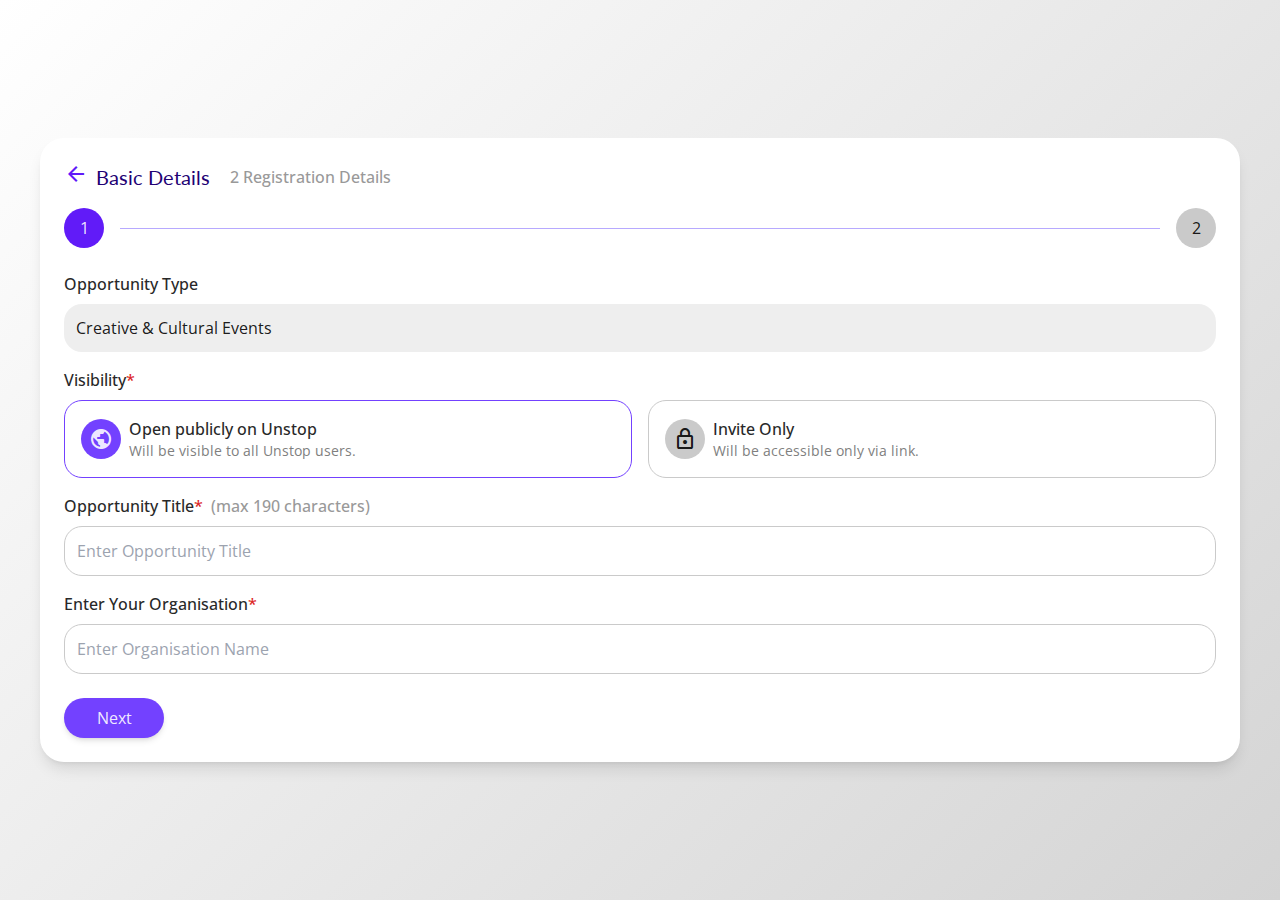
<file: task.html>
<!DOCTYPE html>
<html lang="en">
  <head>
    <meta charset="UTF-8">
    <meta name="viewport" content="width=device-width, initial-scale=1.0">
    <title>My Webcrumbs Plugin</title>
    <style>
      @import url(https://fonts.googleapis.com/css2?family=Material+Symbols+Outlined:opsz,wght,FILL,GRAD@20..48,100..700,0..1,-50..200);
      
      @import url(https://fonts.googleapis.com/css2?family=Open+Sans&display=swap);
      
      @import url(https://fonts.googleapis.com/css2?family=Lato&display=swap);
      
      @import url(https://fonts.googleapis.com/css2?family=Material+Symbols+Outlined:opsz,wght,FILL,GRAD@20..48,100..700,0..1,-50..200);
      
      /*! tailwindcss v3.4.11 | MIT License | https://tailwindcss.com*/
      *,
      :after,
      :before {
        border: 0 solid #e5e7eb;
        box-sizing: border-box;
      }
      :after,
      :before {
        --tw-content: "";
      }
      :host,
      html {
        line-height: 1.5;
        -webkit-text-size-adjust: 100%;
        font-family:
          Open Sans,
          ui-sans-serif,
          system-ui,
          sans-serif,
          Apple Color Emoji,
          Segoe UI Emoji,
          Segoe UI Symbol,
          Noto Color Emoji;
        font-feature-settings: normal;
        font-variation-settings: normal;
        -moz-tab-size: 4;
        tab-size: 4;
        -webkit-tap-highlight-color: transparent;
      }
      body {
        line-height: inherit;
        margin: 0;
      }
      hr {
        border-top-width: 1px;
        color: inherit;
        height: 0;
      }
      abbr:where([title]) {
        text-decoration: underline dotted;
      }
      h1,
      h2,
      h3,
      h4,
      h5,
      h6 {
        font-size: inherit;
        font-weight: inherit;
      }
      a {
        color: inherit;
        text-decoration: inherit;
      }
      b,
      strong {
        font-weight: bolder;
      }
      code,
      kbd,
      pre,
      samp {
        font-family:
          ui-monospace,
          SFMono-Regular,
          Menlo,
          Monaco,
          Consolas,
          Liberation Mono,
          Courier New,
          monospace;
        font-feature-settings: normal;
        font-size: 1em;
        font-variation-settings: normal;
      }
      small {
        font-size: 80%;
      }
      sub,
      sup {
        font-size: 75%;
        line-height: 0;
        position: relative;
        vertical-align: baseline;
      }
      sub {
        bottom: -0.25em;
      }
      sup {
        top: -0.5em;
      }
      table {
        border-collapse: collapse;
        border-color: inherit;
        text-indent: 0;
      }
      button,
      input,
      optgroup,
      select,
      textarea {
        color: inherit;
        font-family: inherit;
        font-feature-settings: inherit;
        font-size: 100%;
        font-variation-settings: inherit;
        font-weight: inherit;
        letter-spacing: inherit;
        line-height: inherit;
        margin: 0;
        padding: 0;
      }
      button,
      select {
        text-transform: none;
      }
      button,
      input:where([type="button"]),
      input:where([type="reset"]),
      input:where([type="submit"]) {
        -webkit-appearance: button;
        background-color: transparent;
        background-image: none;
      }
      :-moz-focusring {
        outline: auto;
      }
      :-moz-ui-invalid {
        box-shadow: none;
      }
      progress {
        vertical-align: baseline;
      }
      ::-webkit-inner-spin-button,
      ::-webkit-outer-spin-button {
        height: auto;
      }
      [type="search"] {
        -webkit-appearance: textfield;
        outline-offset: -2px;
      }
      ::-webkit-search-decoration {
        -webkit-appearance: none;
      }
      ::-webkit-file-upload-button {
        -webkit-appearance: button;
        font: inherit;
      }
      summary {
        display: list-item;
      }
      blockquote,
      dd,
      dl,
      figure,
      h1,
      h2,
      h3,
      h4,
      h5,
      h6,
      hr,
      p,
      pre {
        margin: 0;
      }
      fieldset {
        margin: 0;
      }
      fieldset,
      legend {
        padding: 0;
      }
      menu,
      ol,
      ul {
        list-style: none;
        margin: 0;
        padding: 0;
      }
      dialog {
        padding: 0;
      }
      textarea {
        resize: vertical;
      }
      input::placeholder,
      textarea::placeholder {
        color: #9ca3af;
        opacity: 1;
      }
      [role="button"],
      button {
        cursor: pointer;
      }
      :disabled {
        cursor: default;
      }
      audio,
      canvas,
      embed,
      iframe,
      img,
      object,
      svg,
      video {
        display: block;
        vertical-align: middle;
      }
      img,
      video {
        height: auto;
        max-width: 100%;
      }
      [hidden] {
        display: none;
      }
      *,
      :after,
      :before {
        --tw-border-spacing-x: 0;
        --tw-border-spacing-y: 0;
        --tw-translate-x: 0;
        --tw-translate-y: 0;
        --tw-rotate: 0;
        --tw-skew-x: 0;
        --tw-skew-y: 0;
        --tw-scale-x: 1;
        --tw-scale-y: 1;
        --tw-pan-x: ;
        --tw-pan-y: ;
        --tw-pinch-zoom: ;
        --tw-scroll-snap-strictness: proximity;
        --tw-gradient-from-position: ;
        --tw-gradient-via-position: ;
        --tw-gradient-to-position: ;
        --tw-ordinal: ;
        --tw-slashed-zero: ;
        --tw-numeric-figure: ;
        --tw-numeric-spacing: ;
        --tw-numeric-fraction: ;
        --tw-ring-inset: ;
        --tw-ring-offset-width: 0px;
        --tw-ring-offset-color: #fff;
        --tw-ring-color: rgba(59, 130, 246, 0.5);
        --tw-ring-offset-shadow: 0 0 #0000;
        --tw-ring-shadow: 0 0 #0000;
        --tw-shadow: 0 0 #0000;
        --tw-shadow-colored: 0 0 #0000;
        --tw-blur: ;
        --tw-brightness: ;
        --tw-contrast: ;
        --tw-grayscale: ;
        --tw-hue-rotate: ;
        --tw-invert: ;
        --tw-saturate: ;
        --tw-sepia: ;
        --tw-drop-shadow: ;
        --tw-backdrop-blur: ;
        --tw-backdrop-brightness: ;
        --tw-backdrop-contrast: ;
        --tw-backdrop-grayscale: ;
        --tw-backdrop-hue-rotate: ;
        --tw-backdrop-invert: ;
        --tw-backdrop-opacity: ;
        --tw-backdrop-saturate: ;
        --tw-backdrop-sepia: ;
        --tw-contain-size: ;
        --tw-contain-layout: ;
        --tw-contain-paint: ;
        --tw-contain-style: ;
      }
      ::backdrop {
        --tw-border-spacing-x: 0;
        --tw-border-spacing-y: 0;
        --tw-translate-x: 0;
        --tw-translate-y: 0;
        --tw-rotate: 0;
        --tw-skew-x: 0;
        --tw-skew-y: 0;
        --tw-scale-x: 1;
        --tw-scale-y: 1;
        --tw-pan-x: ;
        --tw-pan-y: ;
        --tw-pinch-zoom: ;
        --tw-scroll-snap-strictness: proximity;
        --tw-gradient-from-position: ;
        --tw-gradient-via-position: ;
        --tw-gradient-to-position: ;
        --tw-ordinal: ;
        --tw-slashed-zero: ;
        --tw-numeric-figure: ;
        --tw-numeric-spacing: ;
        --tw-numeric-fraction: ;
        --tw-ring-inset: ;
        --tw-ring-offset-width: 0px;
        --tw-ring-offset-color: #fff;
        --tw-ring-color: rgba(59, 130, 246, 0.5);
        --tw-ring-offset-shadow: 0 0 #0000;
        --tw-ring-shadow: 0 0 #0000;
        --tw-shadow: 0 0 #0000;
        --tw-shadow-colored: 0 0 #0000;
        --tw-blur: ;
        --tw-brightness: ;
        --tw-contrast: ;
        --tw-grayscale: ;
        --tw-hue-rotate: ;
        --tw-invert: ;
        --tw-saturate: ;
        --tw-sepia: ;
        --tw-drop-shadow: ;
        --tw-backdrop-blur: ;
        --tw-backdrop-brightness: ;
        --tw-backdrop-contrast: ;
        --tw-backdrop-grayscale: ;
        --tw-backdrop-hue-rotate: ;
        --tw-backdrop-invert: ;
        --tw-backdrop-opacity: ;
        --tw-backdrop-saturate: ;
        --tw-backdrop-sepia: ;
        --tw-contain-size: ;
        --tw-contain-layout: ;
        --tw-contain-paint: ;
        --tw-contain-style: ;
      }
      #webcrumbs .mb-2 {
        margin-bottom: 8px;
      }
      #webcrumbs .mb-4 {
        margin-bottom: 16px;
      }
      #webcrumbs .mb-6 {
        margin-bottom: 24px;
      }
      #webcrumbs .ml-2 {
        margin-left: 8px;
      }
      #webcrumbs .ml-3 {
        margin-left: 12px;
      }
      #webcrumbs .block {
        display: block;
      }
      #webcrumbs .flex {
        display: flex;
      }
      #webcrumbs .h-10,
      #webcrumbs .h-\[40px\] {
        height: 40px;
      }
      #webcrumbs .h-px {
        height: 1px;
      }
      #webcrumbs .w-10 {
        width: 40px;
      }
      #webcrumbs .w-\[100px\] {
        width: 100px;
      }
      #webcrumbs .w-\[1200px\] {
        width: 1200px;
      }
      #webcrumbs .w-full {
        width: 100%;
      }
      #webcrumbs .flex-1 {
        flex: 1 1 0%;
      }
      #webcrumbs .flex-row {
        flex-direction: row;
      }
      #webcrumbs .items-center {
        align-items: center;
      }
      #webcrumbs .justify-center {
        justify-content: center;
      }
      #webcrumbs .justify-between {
        justify-content: space-between;
      }
      #webcrumbs .gap-2 {
        gap: 8px;
      }
      #webcrumbs .gap-4 {
        gap: 16px;
      }
      #webcrumbs .rounded-full {
        border-radius: 9999px;
      }
      #webcrumbs .rounded-lg {
        border-radius: 24px;
      }
      #webcrumbs .rounded-md {
        border-radius: 18px;
      }
      #webcrumbs .border {
        border-width: 1px;
      }
      #webcrumbs .border-t {
        border-top-width: 1px;
      }
      #webcrumbs .border-neutral-300 {
        --tw-border-opacity: 1;
        border-color: rgb(202 202 202 / var(--tw-border-opacity));
      }
      #webcrumbs .border-primary-300 {
        --tw-border-opacity: 1;
        border-color: rgb(183 169 255 / var(--tw-border-opacity));
      }
      #webcrumbs .border-primary-500 {
        --tw-border-opacity: 1;
        border-color: rgb(115 65 255 / var(--tw-border-opacity));
      }
      #webcrumbs .bg-neutral-100 {
        --tw-bg-opacity: 1;
        background-color: rgb(238 238 238 / var(--tw-bg-opacity));
      }
      #webcrumbs .bg-neutral-300 {
        --tw-bg-opacity: 1;
        background-color: rgb(202 202 202 / var(--tw-bg-opacity));
      }
      #webcrumbs .bg-primary-500 {
        --tw-bg-opacity: 1;
        background-color: rgb(115 65 255 / var(--tw-bg-opacity));
      }
      #webcrumbs .bg-primary-700 {
        --tw-bg-opacity: 1;
        background-color: rgb(97 27 248 / var(--tw-bg-opacity));
      }
      #webcrumbs .bg-white {
        --tw-bg-opacity: 1;
        background-color: rgb(255 255 255 / var(--tw-bg-opacity));
      }
      #webcrumbs .p-3 {
        padding: 12px;
      }
      #webcrumbs .p-4 {
        padding: 16px;
      }
      #webcrumbs .p-6 {
        padding: 24px;
      }
      #webcrumbs .font-title {
        font-family:
          Lato,
          ui-sans-serif,
          system-ui,
          sans-serif,
          Apple Color Emoji,
          Segoe UI Emoji,
          Segoe UI Symbol,
          Noto Color Emoji;
      }
      #webcrumbs .text-sm {
        font-size: 14px;
        line-height: 20px;
      }
      #webcrumbs .text-xl {
        font-size: 20px;
        line-height: 28px;
      }
      #webcrumbs .font-medium {
        font-weight: 500;
      }
      #webcrumbs .text-neutral-500 {
        --tw-text-opacity: 1;
        color: rgb(153 153 153 / var(--tw-text-opacity));
      }
      #webcrumbs .text-neutral-600 {
        --tw-text-opacity: 1;
        color: rgb(127 127 127 / var(--tw-text-opacity));
      }
      #webcrumbs .text-neutral-950 {
        --tw-text-opacity: 1;
        color: rgb(40 40 40 / var(--tw-text-opacity));
      }
      #webcrumbs .text-primary-700 {
        --tw-text-opacity: 1;
        color: rgb(97 27 248 / var(--tw-text-opacity));
      }
      #webcrumbs .text-primary-950 {
        --tw-text-opacity: 1;
        color: rgb(34 1 116 / var(--tw-text-opacity));
      }
      #webcrumbs .text-red-600 {
        --tw-text-opacity: 1;
        color: rgb(220 38 38 / var(--tw-text-opacity));
      }
      #webcrumbs .text-white {
        --tw-text-opacity: 1;
        color: rgb(255 255 255 / var(--tw-text-opacity));
      }
      #webcrumbs .shadow-lg {
        --tw-shadow: 0 10px 15px -3px rgba(0, 0, 0, 0.1),
          0 4px 6px -4px rgba(0, 0, 0, 0.1);
        --tw-shadow-colored: 0 10px 15px -3px var(--tw-shadow-color),
          0 4px 6px -4px var(--tw-shadow-color);
      }
      #webcrumbs .shadow-lg,
      #webcrumbs .shadow-md {
        box-shadow: var(--tw-ring-offset-shadow, 0 0 #0000),
          var(--tw-ring-shadow, 0 0 #0000), var(--tw-shadow);
      }
      #webcrumbs .shadow-md {
        --tw-shadow: 0 4px 6px -1px rgba(0, 0, 0, 0.1),
          0 2px 4px -2px rgba(0, 0, 0, 0.1);
        --tw-shadow-colored: 0 4px 6px -1px var(--tw-shadow-color),
          0 2px 4px -2px var(--tw-shadow-color);
      }
      #webcrumbs {
        font-family: Open Sans !important;
        font-size: 16px !important;
        line-height: 24px !important;
      }
      #webcrumbs :is(.bg-neutral-100) {
        color: rgba(0, 0, 0, 0.9) !important;
      }
      #webcrumbs :is(.bg-neutral-300) {
        color: rgba(0, 0, 0, 0.9) !important;
      }
      #webcrumbs :is(.bg-primary-500) {
        color: hsla(0, 0%, 100%, 0.9) !important;
      }
      #webcrumbs :is(.bg-primary-700) {
        color: hsla(0, 0%, 100%, 0.9) !important;
      }
      
      body {
        line-height: inherit;
        padding: 24px;
        display: flex;
        flex-direction: column;
        min-width: 100vw;
        min-height: 100vh;
        align-items: center;
        justify-content: center;
        background: linear-gradient(135deg, #ffffff, #d4d4d4);
      }
    </style>
  </head>
  <body>
  <div id="webcrumbs">
    <div class="w-[1200px] bg-white shadow-lg rounded-lg p-6"><header class="flex items-center gap-2 mb-4"><button class="text-primary-700"><span class="material-symbols-outlined">arrow_back</span></button><h1 class="font-title text-xl text-primary-950">Basic Details</h1><h2 class="ml-3 font-medium text-neutral-500">2 Registration Details</h2></header><div class="flex items-center gap-4 mb-6"><div class="w-10 h-10 rounded-full bg-primary-700 text-white flex justify-center items-center">1</div><div class="border-t border-primary-300 flex-1 h-px"></div><div class="w-10 h-10 rounded-full bg-neutral-300 flex justify-center items-center">2</div></div><div class="mb-4"><label class="block text-neutral-950 font-medium mb-2">Opportunity Type</label><div class="bg-neutral-100 p-3 rounded-md">Creative &amp; Cultural Events</div></div><div class="mb-4"><label class="block text-neutral-950 font-medium mb-2">Visibility<span class="text-red-600">*</span></label><div class="flex gap-4"><div class="border border-primary-500 rounded-md p-4 w-full flex items-center gap-2"><div class="w-10 h-10 rounded-full bg-primary-500 text-white flex justify-center items-center"><span class="material-symbols-outlined">public</span></div><div><p class="font-medium text-neutral-950">Open publicly on Unstop</p><p class="text-neutral-600 text-sm">Will be visible to all Unstop users.</p></div></div><div class="border border-neutral-300 rounded-md p-4 w-full flex items-center gap-2"><div class="w-10 h-10 rounded-full bg-neutral-300 text-neutral-600 flex justify-center items-center"><span class="material-symbols-outlined">lock</span></div><div><p class="font-medium text-neutral-950">Invite Only</p><p class="text-neutral-600 text-sm">Will be accessible only via link.</p></div></div></div></div><div class="mb-4"><label class="block text-neutral-950 font-medium mb-2">Opportunity Title<span class="text-red-600">*</span><span class="text-neutral-500 ml-2">(max 190 characters)</span></label><input type="text" class="border border-neutral-300 rounded-md p-3 w-full" placeholder="Enter Opportunity Title"/></div><div class="mb-6"><label class="block text-neutral-950 font-medium mb-2">Enter Your Organisation<span class="text-red-600">*</span></label><input type="text" class="border border-neutral-300 rounded-md p-3 w-full" placeholder="Enter Organisation Name"/></div><button class="w-[100px] h-[40px] bg-primary-500 text-white rounded-full shadow-md">Next</button></div>
  </div>
  </body>
</html>
</file>
